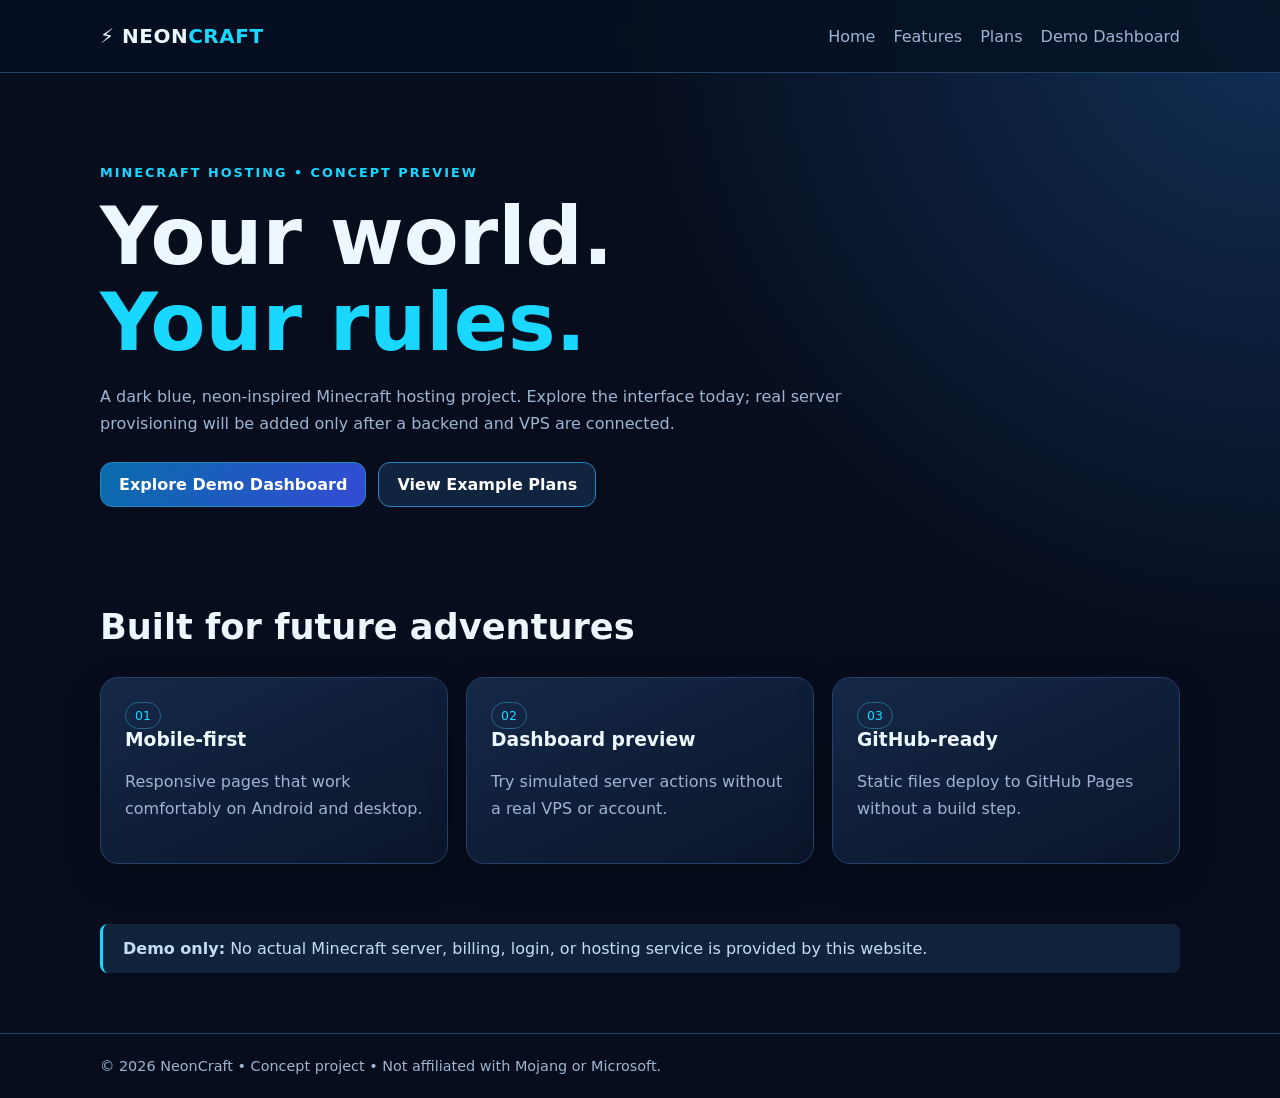
<file: index.html>
<!doctype html><html lang="en"><head><meta charset="utf-8"><meta name="viewport" content="width=device-width,initial-scale=1"><meta name="theme-color" content="#070d1c"><meta name="description" content="NeonCraft Minecraft hosting concept and demo dashboard"><title>NeonCraft | Minecraft Hosting Concept</title><link rel="stylesheet" href="style.css"></head><body><header><nav class="wrap"><a class="brand" href="index.html">⚡ NEON<span>CRAFT</span></a><div class="links"><a href="index.html">Home</a><a href="#features">Features</a><a href="pricing.html">Plans</a><a href="dashboard.html">Demo Dashboard</a></div></nav></header><main class="wrap"><section class="hero"><div class="eyebrow">Minecraft hosting • concept preview</div><h1>Your world.<br><span class="accent">Your rules.</span></h1><p>A dark blue, neon-inspired Minecraft hosting project. Explore the interface today; real server provisioning will be added only after a backend and VPS are connected.</p><div class="actions"><a class="btn" href="dashboard.html">Explore Demo Dashboard</a><a class="btn alt" href="pricing.html">View Example Plans</a></div></section><section id="features"><h2>Built for future adventures</h2><div class="grid"><article class="card"><span class="tag">01</span><h3>Mobile-first</h3><p>Responsive pages that work comfortably on Android and desktop.</p></article><article class="card"><span class="tag">02</span><h3>Dashboard preview</h3><p>Try simulated server actions without a real VPS or account.</p></article><article class="card"><span class="tag">03</span><h3>GitHub-ready</h3><p>Static files deploy to GitHub Pages without a build step.</p></article></div></section><div class="notice"><strong>Demo only:</strong> No actual Minecraft server, billing, login, or hosting service is provided by this website.</div></main><footer><div class="wrap">© <span class="year"></span> NeonCraft • Concept project • Not affiliated with Mojang or Microsoft.</div></footer><script src="script.js"></script></body></html>
</file>
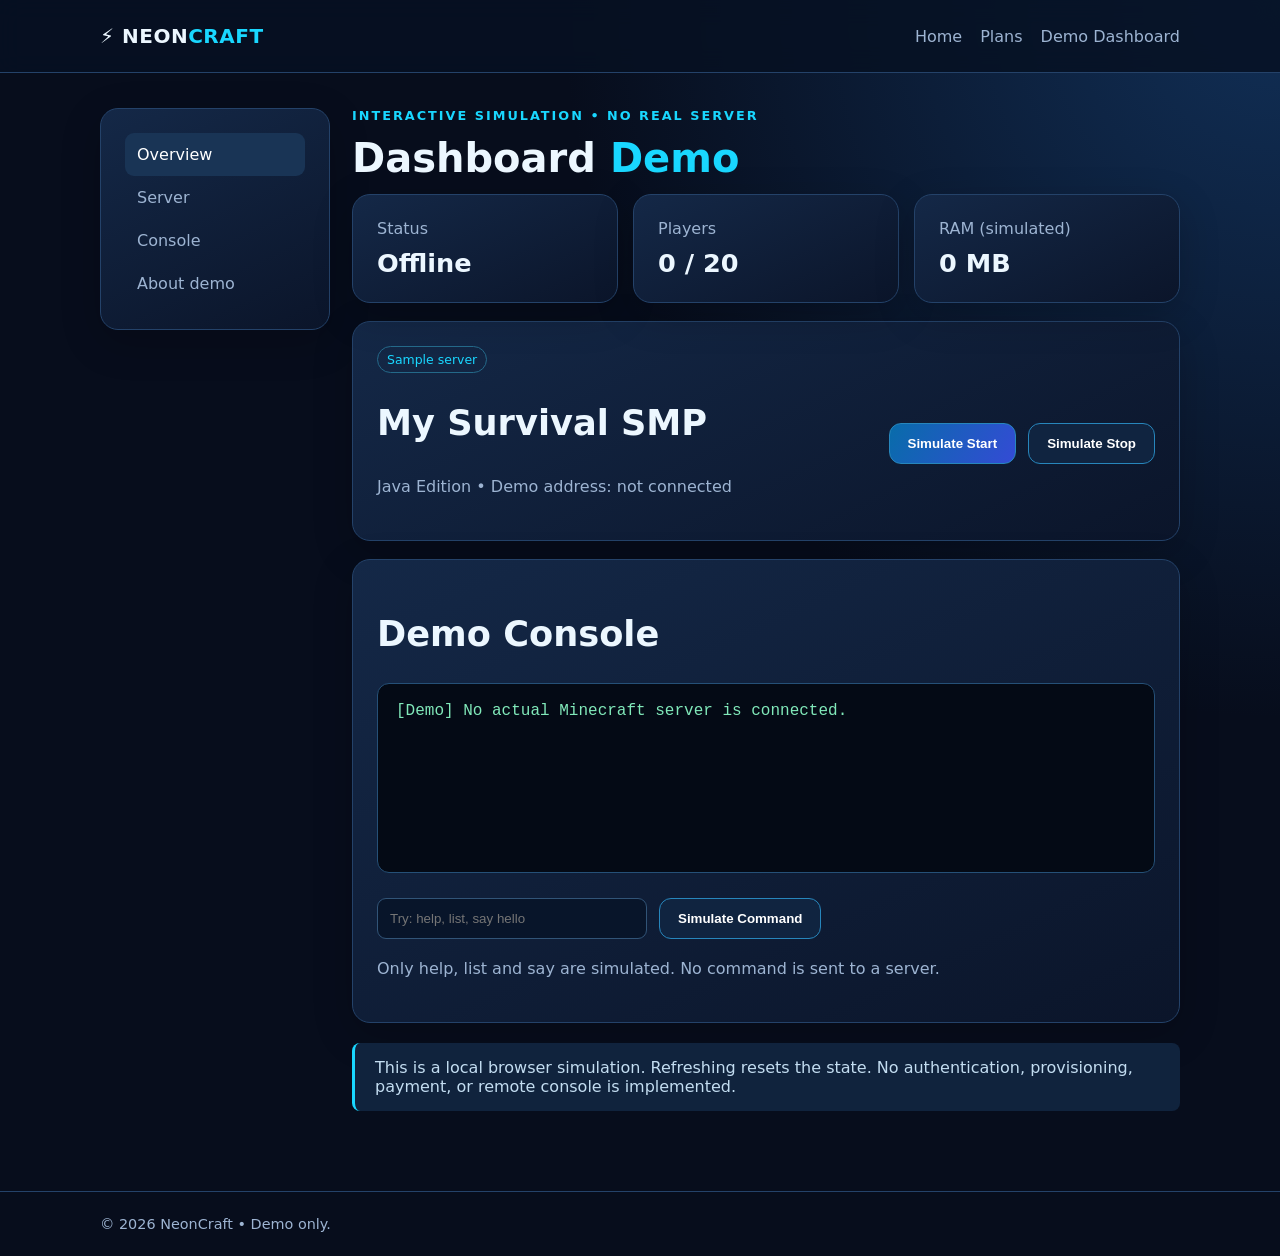
<file: dashboard.html>
<!doctype html><html lang="en"><head><meta charset="utf-8"><meta name="viewport" content="width=device-width,initial-scale=1"><title>Demo Dashboard | NeonCraft</title><link rel="stylesheet" href="style.css"></head><body><header><nav class="wrap"><a class="brand" href="index.html">⚡ NEON<span>CRAFT</span></a><div class="links"><a href="index.html">Home</a><a href="pricing.html">Plans</a><a href="dashboard.html">Demo Dashboard</a></div></nav></header><main class="wrap dashboard"><aside class="card side"><a class="active" href="dashboard.html">Overview</a><a href="#server">Server</a><a href="#console">Console</a><a href="#about">About demo</a></aside><div><div class="eyebrow">Interactive simulation • no real server</div><h1 style="font-size:2.5rem">Dashboard <span class="accent">Demo</span></h1><div class="stats"><div class="card stat"><span class="muted">Status</span><strong id="status">Offline</strong></div><div class="card stat"><span class="muted">Players</span><strong id="players">0 / 20</strong></div><div class="card stat"><span class="muted">RAM (simulated)</span><strong id="ram">0 MB</strong></div></div><section id="server" class="card" style="margin-top:18px"><div class="serverrow"><div><span class="tag">Sample server</span><h2>My Survival SMP</h2><p>Java Edition • Demo address: not connected</p></div><div class="actions"><button class="btn" id="start" type="button">Simulate Start</button><button class="btn alt" id="stop" type="button">Simulate Stop</button></div></div></section><section id="console" class="card" style="margin-top:18px"><h2>Demo Console</h2><div id="log" class="terminal" role="log" aria-live="polite">[Demo] No actual Minecraft server is connected.</div><div class="actions"><input id="command" aria-label="Demo command" placeholder="Try: help, list, say hello" maxlength="100"><button class="btn alt" id="send" type="button">Simulate Command</button></div><p>Only help, list and say are simulated. No command is sent to a server.</p></section><section id="about" class="notice">This is a local browser simulation. Refreshing resets the state. No authentication, provisioning, payment, or remote console is implemented.</section></div></main><footer><div class="wrap">© <span class="year"></span> NeonCraft • Demo only.</div></footer><script src="script.js"></script></body></html>
</file>
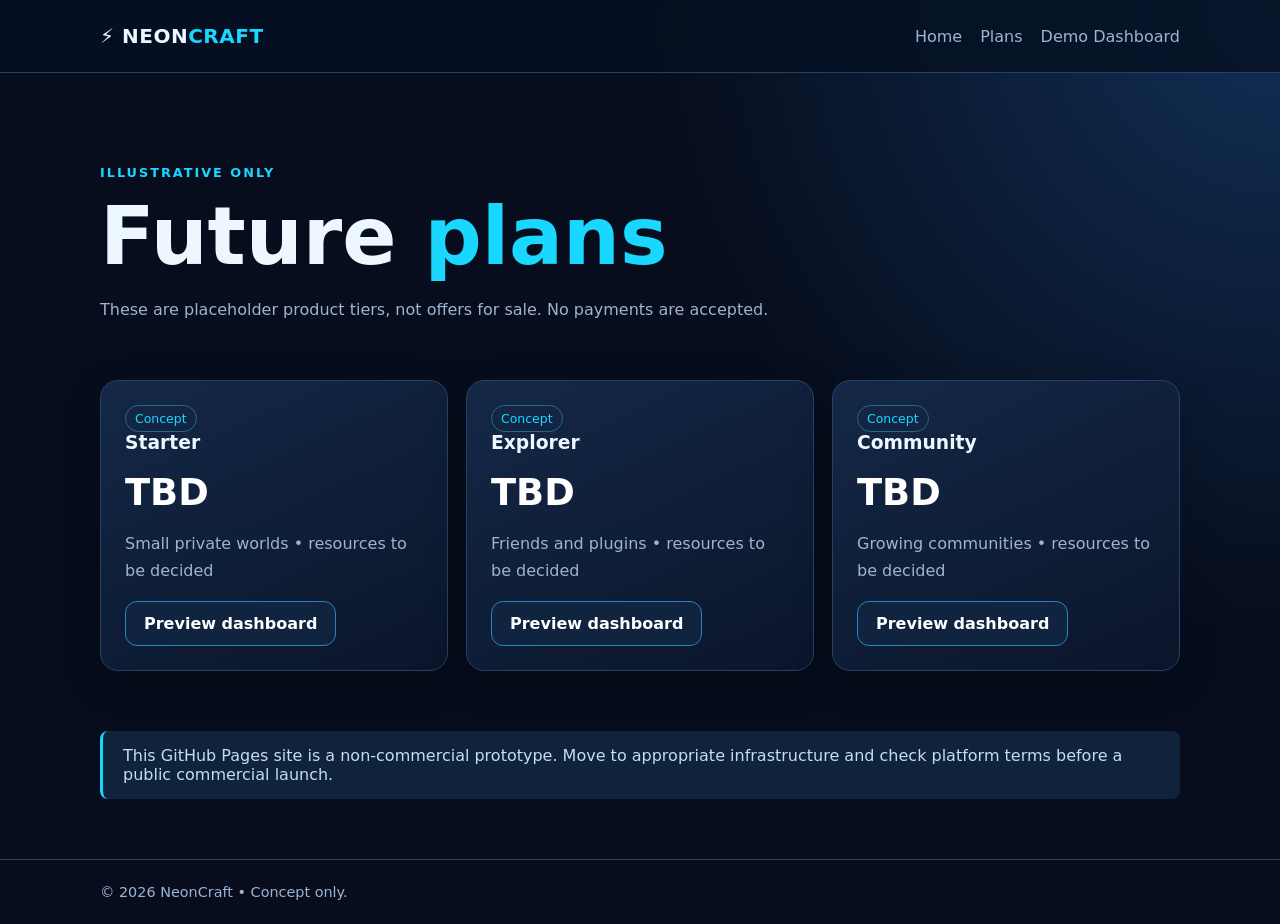
<file: pricing.html>
<!doctype html><html lang="en"><head><meta charset="utf-8"><meta name="viewport" content="width=device-width,initial-scale=1"><title>Example Plans | NeonCraft</title><link rel="stylesheet" href="style.css"></head><body><header><nav class="wrap"><a class="brand" href="index.html">⚡ NEON<span>CRAFT</span></a><div class="links"><a href="index.html">Home</a><a href="pricing.html">Plans</a><a href="dashboard.html">Demo Dashboard</a></div></nav></header><main class="wrap"><section class="hero" style="padding-bottom:15px"><div class="eyebrow">Illustrative only</div><h1>Future <span class="accent">plans</span></h1><p>These are placeholder product tiers, not offers for sale. No payments are accepted.</p></section><section class="grid"><article class="card"><span class="tag">Concept</span><h3>Starter</h3><div class="price">TBD</div><p>Small private worlds • resources to be decided</p><a class="btn alt" href="dashboard.html">Preview dashboard</a></article><article class="card"><span class="tag">Concept</span><h3>Explorer</h3><div class="price">TBD</div><p>Friends and plugins • resources to be decided</p><a class="btn alt" href="dashboard.html">Preview dashboard</a></article><article class="card"><span class="tag">Concept</span><h3>Community</h3><div class="price">TBD</div><p>Growing communities • resources to be decided</p><a class="btn alt" href="dashboard.html">Preview dashboard</a></article></section><div class="notice">This GitHub Pages site is a non-commercial prototype. Move to appropriate infrastructure and check platform terms before a public commercial launch.</div></main><footer><div class="wrap">© <span class="year"></span> NeonCraft • Concept only.</div></footer><script src="script.js"></script></body></html>
</file>
<file: style.css>
:root{color-scheme:dark;--bg:#070d1c;--panel:#101c35;--line:#244269;--text:#ecf7ff;--muted:#9db4d2;--neon:#19d7ff;--blue:#447cff}*{box-sizing:border-box}body{margin:0;background:radial-gradient(circle at top right,#112f56,transparent 40%),var(--bg);font:16px system-ui,Arial;color:var(--text);min-height:100vh}a{color:inherit;text-decoration:none}.wrap{max-width:1120px;margin:auto;padding:0 20px}header{border-bottom:1px solid var(--line);background:#071123d9;position:sticky;top:0;backdrop-filter:blur(12px);z-index:2}nav{display:flex;align-items:center;justify-content:space-between;min-height:72px;gap:14px}.brand{font-weight:900;letter-spacing:.5px;font-size:1.25rem}.brand span,.accent{color:var(--neon)}.links{display:flex;gap:18px;flex-wrap:wrap;color:var(--muted)}.links a:hover{color:var(--neon)}.btn{display:inline-block;border:1px solid #2786bc;border-radius:12px;padding:12px 18px;background:linear-gradient(120deg,#086caa,#344bd5);color:white;font-weight:750;cursor:pointer}.btn.alt{background:#102440}.btn:focus-visible,a:focus-visible{outline:2px solid var(--neon);outline-offset:3px}.hero{padding:92px 0 70px;max-width:800px}.eyebrow{color:var(--neon);font-weight:800;text-transform:uppercase;letter-spacing:2px;font-size:.8rem}h1{font-size:clamp(2.5rem,7vw,5rem);line-height:1.08;margin:14px 0}h2{font-size:clamp(1.5rem,4vw,2.2rem)}p{color:var(--muted);line-height:1.7}.actions{display:flex;gap:12px;flex-wrap:wrap;margin-top:25px}.grid{display:grid;grid-template-columns:repeat(3,1fr);gap:18px;margin:25px 0 60px}.card{border:1px solid var(--line);border-radius:18px;background:linear-gradient(155deg,#142847,#0b152a);padding:24px;box-shadow:0 12px 40px #0003}.card h3{margin-top:0}.tag{font-size:.78rem;color:var(--neon);border:1px solid #246989;border-radius:20px;padding:5px 9px;display:inline-block}.price{font-size:2.3rem;font-weight:850;color:white;margin:15px 0}.notice{border-left:3px solid var(--neon);padding:15px 20px;background:#10233d;color:#c3ddf1;border-radius:8px;margin:20px 0}.dashboard{display:grid;grid-template-columns:230px 1fr;gap:22px;padding-top:35px}.side{align-self:start}.side a{display:block;padding:12px;border-radius:9px;color:var(--muted)}.side a.active,.side a:hover{background:#193455;color:white}.stats{display:grid;grid-template-columns:repeat(3,1fr);gap:15px}.stat strong{display:block;font-size:1.6rem;margin-top:10px}.terminal{font-family:ui-monospace,monospace;background:#040a15;padding:18px;border:1px solid #255077;border-radius:12px;color:#81e9ba;min-height:190px;white-space:pre-wrap;overflow-wrap:anywhere}.serverrow{display:flex;justify-content:space-between;align-items:center;gap:12px;flex-wrap:wrap}.muted{color:var(--muted)}footer{border-top:1px solid var(--line);margin-top:60px;padding:24px 0;color:var(--muted);font-size:.9rem}input{background:#08152a;color:white;border:1px solid #315477;border-radius:9px;padding:12px;max-width:100%;width:270px}@media(max-width:740px){nav{align-items:flex-start;flex-direction:column;padding:15px 0}.links{gap:12px;font-size:.9rem}.grid,.stats{grid-template-columns:1fr}.dashboard{grid-template-columns:1fr}.side{display:flex;gap:6px;overflow-x:auto}.side a{white-space:nowrap}.hero{padding:65px 0 40px}}
</file>
